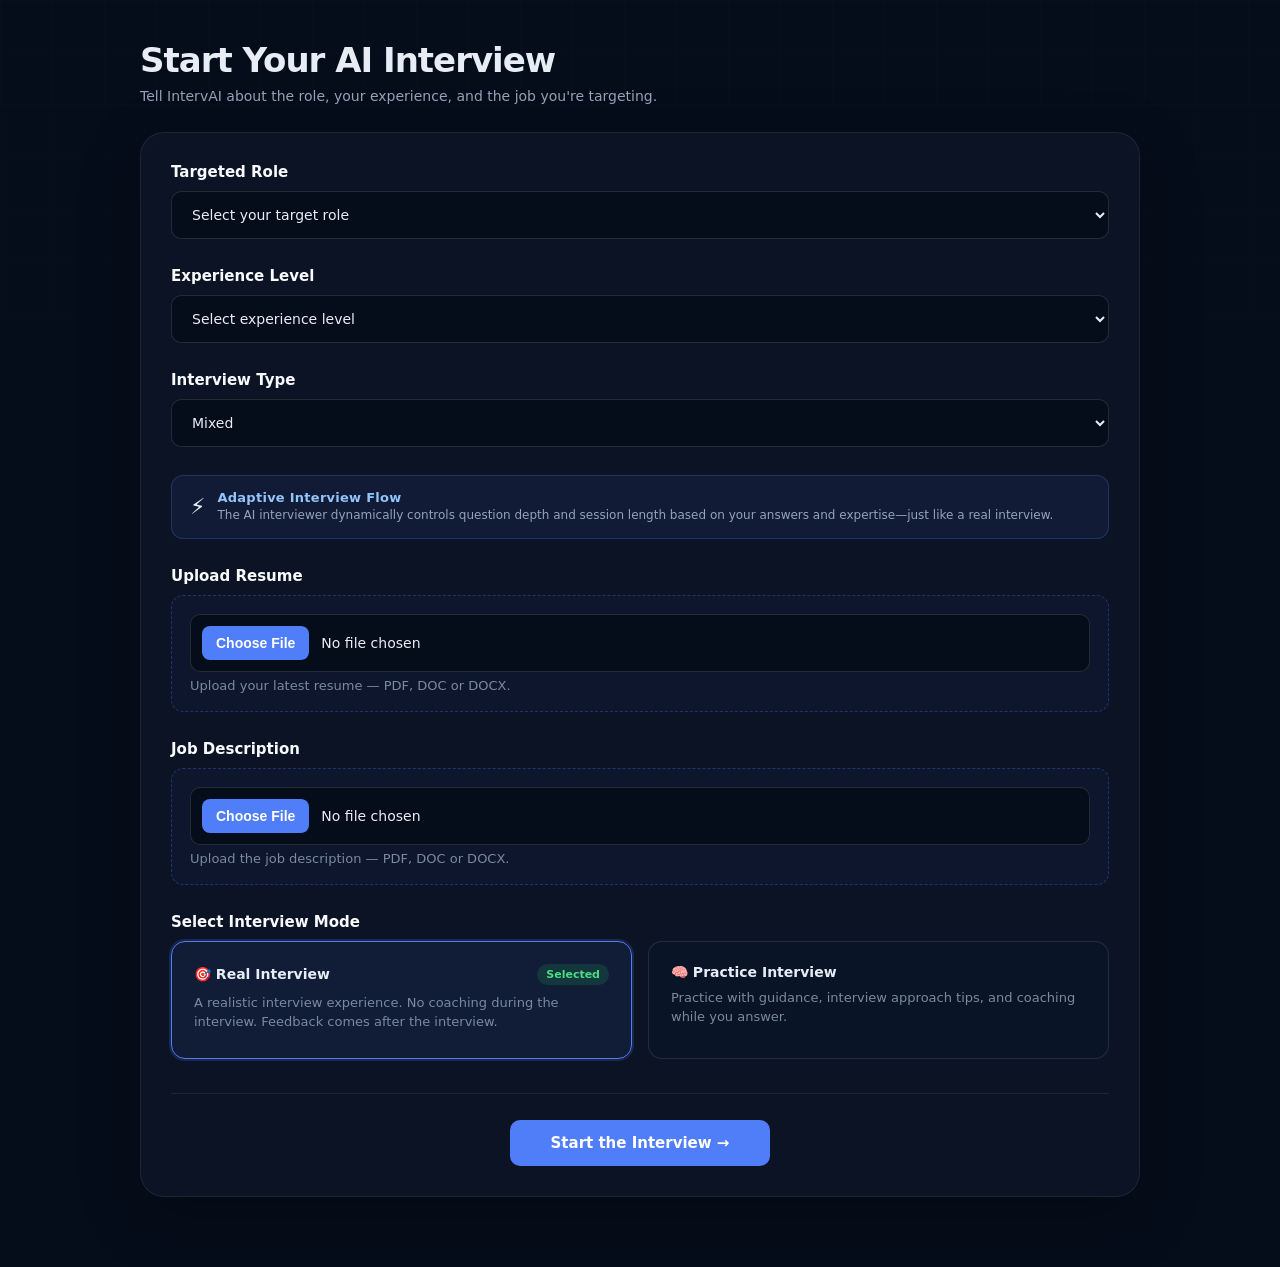
<file: templates/interview-setup.html>
<!DOCTYPE html>
<html lang="en">
<head>
    <meta charset="UTF-8">
    <meta name="viewport" content="width=device-width, initial-scale=1.0">
    <title>Start Interview — IntervAI</title>

    <link rel="stylesheet" href="/static/style.css">

    <style>
        .setup-page {
            min-height: 100vh;
            padding: 40px 20px 70px;
        }

        .setup-container {
            width: min(1000px, 100%);
            margin: 0 auto;
        }

        .setup-header {
            margin-bottom: 28px;
        }

        .setup-header h1 {
            margin: 0 0 8px;
            font-size: 34px;
        }

        .setup-header p {
            margin: 0;
            color: #94a3b8;
        }

        .setup-card {
            background: rgba(15, 23, 42, 0.78);
            border: 1px solid rgba(148, 163, 184, 0.12);
            border-radius: 24px;
            padding: 30px;
            box-shadow: 0 20px 60px rgba(0, 0, 0, 0.25);
            backdrop-filter: blur(18px);
        }

        .form-section {
            margin-bottom: 28px;
        }

        .form-label {
            display: block;
            margin-bottom: 10px;
            color: #f8fafc;
            font-weight: 700;
        }

        .form-select,
        .form-input,
        .file-input {
            width: 100%;
            box-sizing: border-box;
            padding: 14px 16px;
            border-radius: 10px;
            border: 1px solid rgba(255, 255, 255, 0.12);
            background: #060d1a;
            color: #e8edf5;
            font-size: 14px;
            outline: none;
        }

        .form-select:focus,
        .form-input:focus,
        .file-input:focus {
            border-color: #4f7ef8;
            box-shadow: 0 0 0 3px rgba(79, 126, 248, 0.15);
        }

        .form-select optgroup {
            background: #0b1628;
            color: #7aa6ff;
            font-weight: 700;
        }

        .form-select option {
            background: #060d1a;
            color: #e8edf5;
        }

        .help-text {
            margin-top: 6px;
            color: #7a8a9e;
            font-size: 13px;
        }

        .other-role-box {
            display: none;
            margin-top: 12px;
        }

        .other-role-box.show {
            display: block;
        }

        .file-wrapper {
            padding: 18px;
            border: 1px dashed rgba(79, 126, 248, 0.3);
            border-radius: 12px;
            background: rgba(79, 126, 248, 0.03);
        }

        .file-input {
            padding: 11px;
        }

        .file-input::file-selector-button {
            margin-right: 12px;
            padding: 9px 14px;
            border: none;
            border-radius: 8px;
            background: #4f7ef8;
            color: white;
            cursor: pointer;
            font-weight: 600;
        }

        .mode-grid {
            display: grid;
            grid-template-columns: repeat(2, 1fr);
            gap: 16px;
        }

        .mode-option input {
            display: none;
        }

        .mode-card {
            display: block;
            padding: 22px;
            border: 1px solid rgba(255, 255, 255, 0.10);
            border-radius: 14px;
            background: rgba(11, 22, 40, 0.75);
            cursor: pointer;
            transition: all 0.2s ease;
        }

        .mode-card:hover {
            border-color: rgba(79, 126, 248, 0.45);
            transform: translateY(-2px);
        }

        .mode-option input:checked + .mode-card {
            border-color: #4f7ef8;
            background: rgba(79, 126, 248, 0.08);
            box-shadow: 0 0 0 2px rgba(79, 126, 248, 0.18);
        }

        .mode-title {
            display: flex;
            align-items: center;
            gap: 10px;
            font-weight: 700;
            color: #e8edf5;
            margin-bottom: 8px;
        }

        .selected-badge {
            display: none;
            margin-left: auto;
            padding: 4px 9px;
            border-radius: 999px;
            background: rgba(34, 197, 94, 0.15);
            color: #4ade80;
            font-size: 11px;
            font-weight: 700;
        }

        .mode-option input:checked + .mode-card .selected-badge {
            display: inline-block;
        }

        .mode-description {
            color: #7a8a9e;
            line-height: 1.5;
            font-size: 13px;
        }

        .submit-area {
            margin-top: 34px;
            padding-top: 26px;
            border-top: 1px solid rgba(255, 255, 255, 0.08);
            text-align: center;
        }

        .start-button {
            min-width: 260px;
            padding: 14px 26px;
            border: none;
            border-radius: 10px;
            background: #4f7ef8;
            color: white;
            font-size: 15px;
            font-weight: 700;
            cursor: pointer;
            transition: transform 0.2s ease, box-shadow 0.2s ease;
        }

        .start-button:hover {
            background: #3d6ef5;
            transform: translateY(-1px);
            box-shadow: 0 8px 24px rgba(79, 126, 248, 0.35);
        }

        .start-button:disabled {
            opacity: 0.65;
            cursor: not-allowed;
            transform: none;
        }

        .error-message,
        .success-message {
            display: none;
            margin-top: 18px;
            padding: 13px 15px;
            border-radius: 10px;
            font-size: 14px;
        }

        .error-message {
            color: #fca5a5;
            background: rgba(239, 68, 68, 0.08);
            border: 1px solid rgba(239, 68, 68, 0.2);
        }

        .success-message {
            color: #86efac;
            background: rgba(34, 197, 94, 0.08);
            border: 1px solid rgba(34, 197, 94, 0.2);
        }

        @media (max-width: 700px) {
            .setup-card {
                padding: 20px;
            }

            .mode-grid {
                grid-template-columns: 1fr;
            }

            .setup-header h1 {
                font-size: 28px;
            }
        }
    </style>
</head>

<body>

<div class="setup-page">

    <div class="setup-container">

        <div class="setup-header">
            <h1>Start Your AI Interview</h1>
            <p>Tell IntervAI about the role, your experience, and the job you're targeting.</p>
        </div>

        <div class="setup-card">

            <form id="interviewForm">

                <div class="form-section">

                    <label class="form-label" for="role">
                        Targeted Role
                    </label>

                    <select
                        class="form-select"
                        id="role"
                        name="role"
                        required
                    >

                        <option value="">Select your target role</option>

                        <optgroup label="Software, IT & Web Development">
                            <option>Software Engineer</option>
                            <option>Software Developer</option>
                            <option>Frontend Developer</option>
                            <option>Backend Developer</option>
                            <option>Full Stack Developer</option>
                            <option>Web Developer</option>
                            <option>Mobile App Developer</option>
                            <option>Android Developer</option>
                            <option>iOS Developer</option>
                            <option>React Developer</option>
                            <option>Angular Developer</option>
                            <option>Vue.js Developer</option>
                            <option>Node.js Developer</option>
                            <option>Python Developer</option>
                            <option>Java Developer</option>
                            <option>C++ Developer</option>
                            <option>.NET Developer</option>
                            <option>PHP Developer</option>
                            <option>Ruby Developer</option>
                            <option>Game Developer</option>
                            <option>Embedded Software Developer</option>
                            <option>Firmware Developer</option>
                            <option>Blockchain Developer</option>
                            <option>Web3 Developer</option>
                            <option>Solutions Architect</option>
                            <option>Software Architect</option>
                        </optgroup>

                        <optgroup label="Data, AI & Analytics">
                            <option>Data Analyst</option>
                            <option>Business Data Analyst</option>
                            <option>Data Scientist</option>
                            <option>Data Engineer</option>
                            <option>Analytics Engineer</option>
                            <option>Machine Learning Engineer</option>
                            <option>AI Engineer</option>
                            <option>AI Researcher</option>
                            <option>Generative AI Engineer</option>
                            <option>Computer Vision Engineer</option>
                            <option>NLP Engineer</option>
                            <option>Deep Learning Engineer</option>
                            <option>ML Ops Engineer</option>
                            <option>AI Product Manager</option>
                            <option>Quantitative Analyst</option>
                            <option>Statistician</option>
                            <option>Research Scientist</option>
                        </optgroup>

                        <optgroup label="Cloud, DevOps & Cybersecurity">
                            <option>DevOps Engineer</option>
                            <option>Cloud Engineer</option>
                            <option>Cloud Architect</option>
                            <option>Site Reliability Engineer</option>
                            <option>Platform Engineer</option>
                            <option>Infrastructure Engineer</option>
                            <option>Network Engineer</option>
                            <option>Network Administrator</option>
                            <option>System Administrator</option>
                            <option>Database Administrator</option>
                            <option>Cybersecurity Analyst</option>
                            <option>Cybersecurity Engineer</option>
                            <option>Security Engineer</option>
                            <option>Security Architect</option>
                            <option>Penetration Tester</option>
                            <option>Ethical Hacker</option>
                            <option>SOC Analyst</option>
                            <option>Information Security Analyst</option>
                            <option>Cloud Security Engineer</option>
                            <option>DevSecOps Engineer</option>
                        </optgroup>

                        <optgroup label="Engineering & Manufacturing">
                            <option>Mechanical Engineer</option>
                            <option>Electrical Engineer</option>
                            <option>Electronics Engineer</option>
                            <option>Civil Engineer</option>
                            <option>Chemical Engineer</option>
                            <option>Industrial Engineer</option>
                            <option>Automotive Engineer</option>
                            <option>Aerospace Engineer</option>
                            <option>Biomedical Engineer</option>
                            <option>Mechatronics Engineer</option>
                            <option>Robotics Engineer</option>
                            <option>Manufacturing Engineer</option>
                            <option>Production Engineer</option>
                            <option>Process Engineer</option>
                            <option>Quality Engineer</option>
                            <option>Maintenance Engineer</option>
                            <option>Control Systems Engineer</option>
                            <option>Engineering Manager</option>
                        </optgroup>

                        <optgroup label="Other">
                            <option value="Other">Other</option>
                        </optgroup>

                    </select>

                    <div class="other-role-box" id="otherRoleBox">
                        <input
                            type="text"
                            class="form-input"
                            id="custom_role"
                            name="custom_role"
                            placeholder="Enter your role"
                        >

                        <div class="help-text">
                            Enter the exact job role you want to prepare for.
                        </div>
                    </div>

                </div>

                
                <div class="form-section">

                    <label class="form-label" for="level">
                        Experience Level
                    </label>

                    <select
                        class="form-select"
                        id="level"
                        name="level"
                        required
                    >
                        <option value="">Select experience level</option>
                        <option>Student</option>
                        <option>Intern</option>
                        <option>Fresher</option>
                        <option>Entry Level</option>
                        <option>Junior</option>
                        <option>Mid Level</option>
                        <option>Senior</option>
                        <option>Lead</option>
                        <option>Manager</option>
                        <option>Director</option>
                        <option>Executive</option>
                    </select>

                </div>

                
                <div class="form-section">

                    <label class="form-label" for="interview_type">
                        Interview Type
                    </label>

                    <select
                        class="form-select"
                        id="interview_type"
                        name="interview_type"
                        required
                    >
                        <option value="">Select interview type</option>
                        <option>Technical</option>
                        <option>HR</option>
                        <option>Behavioral</option>
                        <option>Project</option>
                        <option>System Design</option>
                        <option>Case Study</option>
                        <option selected>Mixed</option>
                    </select>

                </div>

                
                <div class="form-section">
                    <div style="display:flex;align-items:center;gap:12px;padding:14px 18px;border-radius:12px;background:rgba(79,126,248,0.08);border:1px solid rgba(79,126,248,0.25);">
                        <span style="font-size:22px;">⚡</span>
                        <div>
                            <div style="font-size:13px;font-weight:800;color:#93c5fd;letter-spacing:0.02em;">Adaptive Interview Flow</div>
                            <div style="font-size:12px;color:#94a3b8;margin-top:2px;line-height:1.4;">The AI interviewer dynamically controls question depth and session length based on your answers and expertise—just like a real interview.</div>
                        </div>
                    </div>
                </div>

                
                <div class="form-section">

                    <label class="form-label" for="resume">
                        Upload Resume
                    </label>

                    <div class="file-wrapper">

                        <input
                            type="file"
                            class="file-input"
                            id="resume"
                            name="resume"
                            accept=".pdf,.doc,.docx"
                            required
                        >

                        <div class="help-text">
                            Upload your latest resume — PDF, DOC or DOCX.
                        </div>

                    </div>

                </div>

                
                <div class="form-section">

                    <label class="form-label" for="job_description_file">
                        Job Description
                    </label>

                    <div class="file-wrapper">

                        <input
                            type="file"
                            class="file-input"
                            id="job_description_file"
                            name="job_description_file"
                            accept=".pdf,.doc,.docx"
                            required
                        >

                        <div class="help-text">
                            Upload the job description — PDF, DOC or DOCX.
                        </div>

                    </div>

                </div>

                
                <div class="form-section">

                    <label class="form-label">
                        Select Interview Mode
                    </label>

                    <div class="mode-grid">

                        <div class="mode-option">

                            <input
                                type="radio"
                                id="real"
                                name="mode"
                                value="Real Interview"
                                checked
                            >

                            <label class="mode-card" for="real">

                                <div class="mode-title">
                                    🎯 Real Interview
                                    <span class="selected-badge">
                                        Selected
                                    </span>
                                </div>

                                <div class="mode-description">
                                    A realistic interview experience. No coaching
                                    during the interview. Feedback comes after
                                    the interview.
                                </div>

                            </label>

                        </div>

                        <div class="mode-option">

                            <input
                                type="radio"
                                id="practice"
                                name="mode"
                                value="Practice Interview"
                            >

                            <label class="mode-card" for="practice">

                                <div class="mode-title">
                                    🧠 Practice Interview
                                    <span class="selected-badge">
                                        Selected
                                    </span>
                                </div>

                                <div class="mode-description">
                                    Practice with guidance, interview approach
                                    tips, and coaching while you answer.
                                </div>

                            </label>

                        </div>

                    </div>

                </div>

                
                <div class="submit-area">

                    <button
                        type="submit"
                        class="start-button"
                        id="startButton"
                    >
                        Start the Interview →
                    </button>

                    <div
                        class="error-message"
                        id="errorMessage"
                    ></div>

                    <div
                        class="success-message"
                        id="successMessage"
                    ></div>

                </div>

            </form>

        </div>

    </div>

</div>

<script>
const form = document.getElementById("interviewForm");

    const roleSelect = document.getElementById("role");

    const otherRoleBox = document.getElementById("otherRoleBox");

    const customRoleInput = document.getElementById("custom_role");

    const startButton = document.getElementById("startButton");

    const errorMessage = document.getElementById("errorMessage");

    const successMessage = document.getElementById("successMessage");

    roleSelect.addEventListener("change", function () {

        if (this.value === "Other") {

            otherRoleBox.classList.add("show");

            customRoleInput.required = true;

            customRoleInput.focus();

        } else {

            otherRoleBox.classList.remove("show");

            customRoleInput.required = false;

            customRoleInput.value = "";

        }

    });

    form.addEventListener("submit", async function (event) {

        event.preventDefault();

        errorMessage.style.display = "none";

        successMessage.style.display = "none";

        const selectedRole = roleSelect.value;

        if (!selectedRole) {

            errorMessage.textContent =
                "Please select a targeted role.";

            errorMessage.style.display = "block";

            return;

        }

        if (
            selectedRole === "Other" &&
            !customRoleInput.value.trim()
        ) {

            errorMessage.textContent =
                "Please enter your role.";

            errorMessage.style.display = "block";

            customRoleInput.focus();

            return;

        }

        const formData = new FormData(form);

        startButton.disabled = true;

        startButton.textContent =
            "Preparing Interview...";

        try {

            const response = await fetch(
                "/start-interview",
                {
                    method: "POST",
                    body: formData
                }
            );

            const data = await response.json();

            if (!response.ok) {

                throw new Error(
                    data.detail ||
                    data.message ||
                    "Unable to start the interview."
                );

            }

            successMessage.textContent =
                "Interview setup completed. Starting your interview...";

            successMessage.style.display = "block";

            setTimeout(function () {

                window.location.href = "/interview/" + data.interview_id;

            }, 800);

        } catch (error) {

            errorMessage.textContent =
                error.message ||
                "Something went wrong.";

            errorMessage.style.display = "block";

            startButton.disabled = false;

            startButton.textContent =
                "Start the Interview →";

        }

    });
</script>

</body>
</html>
</file>
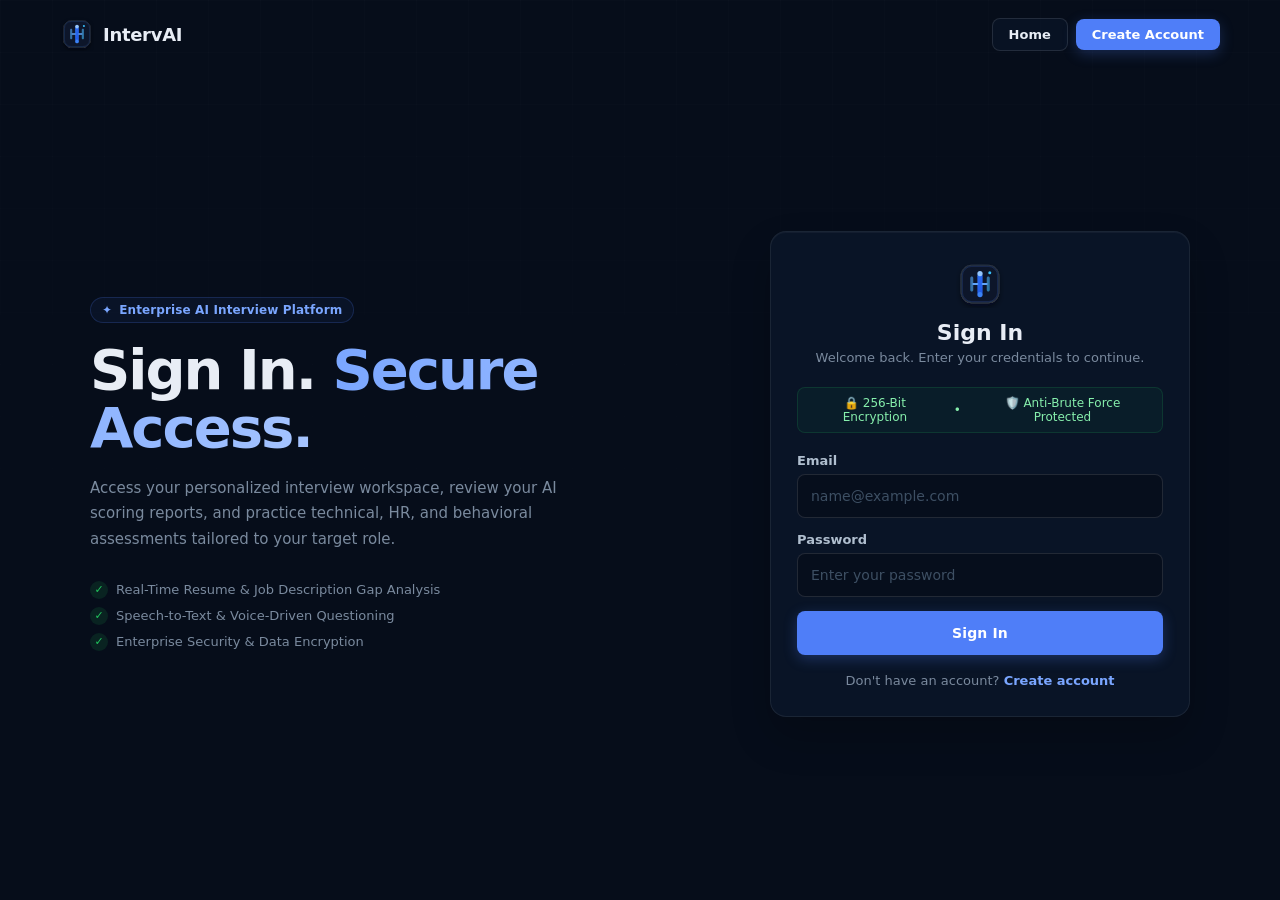
<file: templates/login.html>
<!DOCTYPE html>
<html lang="en">
<head>
    <meta charset="UTF-8">
    <meta name="viewport" content="width=device-width, initial-scale=1.0">
    <title>Sign In | IntervAI</title>
    <link rel="stylesheet" href="/static/style.css">
    <style>
        .security-strip {
            display: flex;
            align-items: center;
            justify-content: center;
            gap: 16px;
            padding: 8px 14px;
            margin-bottom: 20px;
            border-radius: 8px;
            background: rgba(34, 197, 94, 0.05);
            border: 1px solid rgba(34, 197, 94, 0.15);
            font-size: 12px;
            color: #86efac;
            text-align: center;
        }
        .security-strip span {
            display: inline-flex;
            align-items: center;
            gap: 5px;
        }
        .rate-limit-box {
            display: none;
            padding: 12px 14px;
            border-radius: 8px;
            background: rgba(239, 68, 68, 0.08);
            border: 1px solid rgba(239, 68, 68, 0.25);
            color: #fca5a5;
            font-size: 13px;
            margin-bottom: 14px;
            line-height: 1.5;
        }
    </style>
</head>

<body class="auth-page">

    <header class="navbar">
        <a href="/" class="brand">
            <img src="/static/logo.svg" class="brand-logo" alt="IntervAI">
            <span class="brand-name">IntervAI</span>
        </a>

        <div class="nav-actions">
            <a href="/" class="nav-btn">Home</a>
            <a href="/signup" class="nav-btn primary">Create Account</a>
        </div>
    </header>

    <main class="auth-main">

        <section class="auth-copy">

            <div class="auth-badge">
                <span>✦</span>
                Enterprise AI Interview Platform
            </div>

            <h1>
                Sign In.
                <span class="gradient-text">Secure Access.</span>
            </h1>

            <p>
                Access your personalized interview workspace, review your AI scoring reports,
                and practice technical, HR, and behavioral assessments tailored to your target role.
            </p>

            <div class="auth-trust">
                <div class="trust-item">Real-Time Resume &amp; Job Description Gap Analysis</div>
                <div class="trust-item">Speech-to-Text &amp; Voice-Driven Questioning</div>
                <div class="trust-item">Enterprise Security &amp; Data Encryption</div>
            </div>

        </section>

        <section class="auth-card glass-card">

            <div class="auth-logo">
                <img src="/static/logo.svg" alt="IntervAI logo">
            </div>

            <h2>Sign In</h2>

            <p class="auth-subtitle">
                Welcome back. Enter your credentials to continue.
            </p>

            <div class="security-strip">
                <span>🔒 256-Bit Encryption</span>
                <span>•</span>
                <span>🛡️ Anti-Brute Force Protected</span>
            </div>

            <div id="rateLimitBox" class="rate-limit-box"></div>
            <div id="errorMessage" class="auth-error"></div>

            <form id="loginForm" class="auth-form" autocomplete="on">

                <div class="form-group">
                    <label for="email">Email</label>
                    <input
                        id="email"
                        name="email"
                        type="email"
                        class="auth-input"
                        placeholder="name@example.com"
                        autocomplete="email"
                        required
                    >
                    <div id="emailFeedback" class="input-feedback"></div>
                </div>

                <div class="form-group">
                    <label for="password">Password</label>
                    <input
                        id="password"
                        name="password"
                        type="password"
                        class="auth-input"
                        placeholder="Enter your password"
                        autocomplete="current-password"
                        required
                    >
                </div>

                <button type="submit" id="submitBtn" class="btn btn-primary btn-full">
                    Sign In
                </button>

            </form>

            <div class="auth-footer">
                Don't have an account?
                <a href="/signup">Create account</a>
            </div>

        </section>

    </main>

    <script>
const form = document.getElementById("loginForm");
        const errorMessage = document.getElementById("errorMessage");
        const rateLimitBox = document.getElementById("rateLimitBox");
        const submitBtn = document.getElementById("submitBtn");
        const emailInput = document.getElementById("email");
        const emailFeedback = document.getElementById("emailFeedback");

        const DISPOSABLE_DOMAINS = [
            "tempmail.com", "mailinator.com", "10minutemail.com", "guerrillamail.com",
            "yopmail.com", "throwawaymail.com", "sharklasers.com", "trashmail.com",
            "fake.com", "test.com", "dispostable.com"
        ];

        emailInput.addEventListener("blur", function() {
            const val = emailInput.value.trim().toLowerCase();
            if (!val || !val.includes("@")) {
                emailFeedback.style.display = "none";
                return;
            }
            const domain = val.split("@")[1];
            if (DISPOSABLE_DOMAINS.includes(domain)) {
                emailFeedback.textContent = "Disposable emails are not permitted. Please use a genuine email.";
                emailFeedback.className = "input-feedback invalid";
            } else {
                emailFeedback.style.display = "none";
            }
        });

        form.addEventListener("submit", async function (event) {
            event.preventDefault();

            errorMessage.style.display = "none";
            errorMessage.textContent = "";
            rateLimitBox.style.display = "none";

            const emailVal = emailInput.value.trim().toLowerCase();
            const domain = emailVal.split("@")[1];
            if (DISPOSABLE_DOMAINS.includes(domain)) {
                errorMessage.textContent = "Disposable email domains are blocked. Please sign in with a genuine email.";
                errorMessage.style.display = "block";
                return;
            }

            submitBtn.disabled = true;
            submitBtn.textContent = "Authenticating...";

            const formData = new FormData(form);

            try {
                const response = await fetch("/login", {
                    method: "POST",
                    body: formData
                });

                const data = await response.json();

                if (data.success) {
                    window.location.href = "/dashboard";
                    return;
                }

                if (data.rate_limited) {
                    rateLimitBox.innerHTML = "<strong>Security Notice:</strong> " + (data.message || "Too many failed attempts. Temporarily locked.");
                    rateLimitBox.style.display = "block";
                } else {
                    let errorHtml = `<strong>${data.message || "Login failed. Please check your credentials."}</strong>`;
                    if (data.error && data.error !== data.message) {
                        errorHtml += `<br><span style="font-size:11px;opacity:0.85;font-family:monospace;display:block;margin-top:6px;word-break:break-all;">Error: ${data.error}</span>`;
                    }
                    if (data.vercel_missing_db) {
                        errorHtml += `<br><a href="https://neon.tech" target="_blank" style="color:#60a5fa;text-decoration:underline;display:inline-block;margin-top:8px;font-weight:600;">👉 Create Free Neon Database &rarr;</a>`;
                    }
                    errorMessage.innerHTML = errorHtml;
                    errorMessage.style.display = "block";
                }

            } catch (error) {
                errorMessage.textContent = "Unable to reach server. Please check your network.";
                errorMessage.style.display = "block";
            } finally {
                submitBtn.disabled = false;
                submitBtn.textContent = "Sign In to IntervAI";
            }
        });
</script>

</body>
</html>
</file>
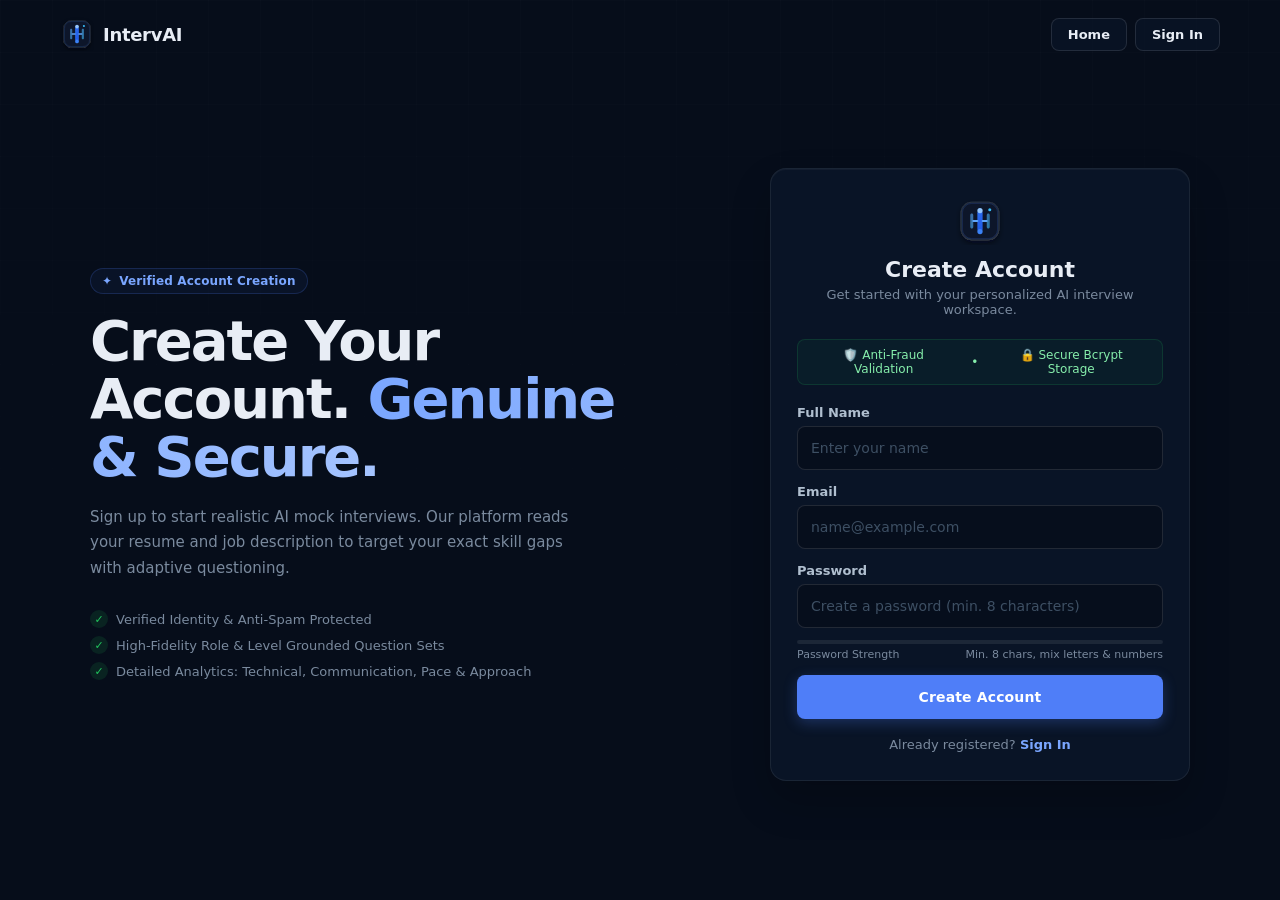
<file: templates/signup.html>
<!DOCTYPE html>
<html lang="en">
<head>
    <meta charset="UTF-8">
    <meta name="viewport" content="width=device-width, initial-scale=1.0">
    <title>Create Account | IntervAI</title>
    <link rel="stylesheet" href="/static/style.css">
    <style>
        .security-strip {
            display: flex;
            align-items: center;
            justify-content: center;
            gap: 16px;
            padding: 8px 14px;
            margin-bottom: 20px;
            border-radius: 8px;
            background: rgba(34, 197, 94, 0.05);
            border: 1px solid rgba(34, 197, 94, 0.15);
            font-size: 12px;
            color: #86efac;
            text-align: center;
        }
        .security-strip span {
            display: inline-flex;
            align-items: center;
            gap: 5px;
        }
        .strength-meter-wrap {
            margin-top: 6px;
        }
        .strength-bar-bg {
            height: 4px;
            width: 100%;
            background: rgba(255, 255, 255, 0.08);
            border-radius: 4px;
            overflow: hidden;
        }
        .strength-bar-fill {
            height: 100%;
            width: 0%;
            transition: width 0.3s ease, background-color 0.3s ease;
        }
        .strength-label {
            font-size: 11px;
            color: var(--muted);
            margin-top: 4px;
            display: flex;
            justify-content: space-between;
        }
    </style>
</head>

<body class="auth-page">

    <header class="navbar">
        <a href="/" class="brand">
            <img src="/static/logo.svg" class="brand-logo" alt="IntervAI">
            <span class="brand-name">IntervAI</span>
        </a>

        <div class="nav-actions">
            <a href="/" class="nav-btn">Home</a>
            <a href="/login" class="nav-btn">Sign In</a>
        </div>
    </header>

    <main class="auth-main">

        <section class="auth-copy">

            <div class="auth-badge">
                <span>✦</span>
                Verified Account Creation
            </div>

            <h1>
                Create Your Account.
                <span class="gradient-text">Genuine &amp; Secure.</span>
            </h1>

            <p>
                Sign up to start realistic AI mock interviews. Our platform reads your resume
                and job description to target your exact skill gaps with adaptive questioning.
            </p>

            <div class="auth-trust">
                <div class="trust-item">Verified Identity &amp; Anti-Spam Protected</div>
                <div class="trust-item">High-Fidelity Role &amp; Level Grounded Question Sets</div>
                <div class="trust-item">Detailed Analytics: Technical, Communication, Pace &amp; Approach</div>
            </div>

        </section>

        <section class="auth-card glass-card">

            <div class="auth-logo">
                <img src="/static/logo.svg" alt="IntervAI logo">
            </div>

            <h2>Create Account</h2>

            <p class="auth-subtitle">
                Get started with your personalized AI interview workspace.
            </p>

            <div class="security-strip">
                <span>🛡️ Anti-Fraud Validation</span>
                <span>•</span>
                <span>🔒 Secure Bcrypt Storage</span>
            </div>

            <div id="errorMessage" class="auth-error"></div>
            <div id="successMessage" class="auth-success"></div>

            <form id="signupForm" class="auth-form" autocomplete="on">

                <div class="form-group">
                    <label for="name">Full Name</label>
                    <input
                        id="name"
                        name="name"
                        type="text"
                        class="auth-input"
                        placeholder="Enter your name"
                        autocomplete="name"
                        required
                    >
                    <div id="nameFeedback" class="input-feedback"></div>
                </div>

                <div class="form-group">
                    <label for="email">Email</label>
                    <input
                        id="email"
                        name="email"
                        type="email"
                        class="auth-input"
                        placeholder="name@example.com"
                        autocomplete="email"
                        required
                    >
                    <div id="emailFeedback" class="input-feedback"></div>
                </div>

                <div class="form-group">
                    <label for="password">Password</label>
                    <input
                        id="password"
                        name="password"
                        type="password"
                        class="auth-input"
                        placeholder="Create a password (min. 8 characters)"
                        autocomplete="new-password"
                        minlength="8"
                        required
                    >
                    <div class="strength-meter-wrap">
                        <div class="strength-bar-bg">
                            <div id="strengthBar" class="strength-bar-fill"></div>
                        </div>
                        <div class="strength-label">
                            <span id="strengthText">Password Strength</span>
                            <span id="strengthAdvice">Min. 8 chars, mix letters &amp; numbers</span>
                        </div>
                    </div>
                </div>

                <button type="submit" id="submitBtn" class="btn btn-primary btn-full">
                    Create Account
                </button>

            </form>

            <div class="auth-footer">
                Already registered?
                <a href="/login">Sign In</a>
            </div>

        </section>

    </main>

    <script>
const form = document.getElementById("signupForm");
        const errorMessage = document.getElementById("errorMessage");
        const successMessage = document.getElementById("successMessage");
        const submitBtn = document.getElementById("submitBtn");

        const nameInput = document.getElementById("name");
        const nameFeedback = document.getElementById("nameFeedback");

        const emailInput = document.getElementById("email");
        const emailFeedback = document.getElementById("emailFeedback");

        const passwordInput = document.getElementById("password");
        const strengthBar = document.getElementById("strengthBar");
        const strengthText = document.getElementById("strengthText");

        const DISPOSABLE_DOMAINS = [
            "tempmail.com", "mailinator.com", "10minutemail.com", "guerrillamail.com",
            "yopmail.com", "throwawaymail.com", "sharklasers.com", "trashmail.com",
            "fake.com", "test.com", "dispostable.com", "getairmail.com", "maildrop.cc",
            "inboxkitten.com", "mohmal.com"
        ];

        nameInput.addEventListener("blur", function() {
            const val = nameInput.value.trim();
            const parts = val.split(/\s+/).filter(Boolean);
            if (parts.length < 2) {
                nameFeedback.textContent = "Please enter your genuine full name (First and Last name).";
                nameFeedback.className = "input-feedback invalid";
            } else if (val.length < 4 || /^[0-9]+$/.test(val) || /^(test|asdf|admin|user)$/i.test(val)) {
                nameFeedback.textContent = "Please provide a valid legal name.";
                nameFeedback.className = "input-feedback invalid";
            } else {
                nameFeedback.style.display = "none";
            }
        });

        emailInput.addEventListener("blur", function() {
            const val = emailInput.value.trim().toLowerCase();
            if (!val.includes("@") || !val.includes(".")) {
                emailFeedback.textContent = "Please enter a valid email address.";
                emailFeedback.className = "input-feedback invalid";
                return;
            }
            const domain = val.split("@")[1];
            if (DISPOSABLE_DOMAINS.includes(domain)) {
                emailFeedback.textContent = "Disposable / temporary emails are blocked. Please use a genuine email.";
                emailFeedback.className = "input-feedback invalid";
            } else {
                emailFeedback.style.display = "none";
            }
        });

        passwordInput.addEventListener("input", function() {
            const pwd = passwordInput.value;
            let score = 0;
            if (pwd.length >= 8) score++;
            if (pwd.length >= 12) score++;
            if (/[A-Z]/.test(pwd) && /[a-z]/.test(pwd)) score++;
            if (/[0-9]/.test(pwd)) score++;
            if (/[^A-Za-z0-9]/.test(pwd)) score++;

            if (score <= 1) {
                strengthBar.style.width = "25%";
                strengthBar.style.backgroundColor = "#ef4444";
                strengthText.textContent = "Weak (needs numbers & letters)";
            } else if (score <= 3) {
                strengthBar.style.width = "60%";
                strengthBar.style.backgroundColor = "#f59e0b";
                strengthText.textContent = "Moderate (good, add symbols to improve)";
            } else {
                strengthBar.style.width = "100%";
                strengthBar.style.backgroundColor = "#22c55e";
                strengthText.textContent = "Strong password";
            }
        });

        form.addEventListener("submit", async function(event) {
            event.preventDefault();

            errorMessage.style.display = "none";
            successMessage.style.display = "none";

            const nameVal = nameInput.value.trim();
            const parts = nameVal.split(/\s+/).filter(Boolean);
            if (parts.length < 2) {
                errorMessage.textContent = "Please provide your genuine Full Name (First & Last Name).";
                errorMessage.style.display = "block";
                nameInput.focus();
                return;
            }

            const emailVal = emailInput.value.trim().toLowerCase();
            const domain = emailVal.split("@")[1];
            if (DISPOSABLE_DOMAINS.includes(domain)) {
                errorMessage.textContent = "Temporary or disposable emails are blocked. Please provide a genuine email.";
                errorMessage.style.display = "block";
                emailInput.focus();
                return;
            }

            const pwdVal = passwordInput.value;
            if (pwdVal.length < 8 || !(/[0-9]/.test(pwdVal) && /[a-zA-Z]/.test(pwdVal))) {
                errorMessage.textContent = "Password must be at least 8 characters and contain both letters and numbers.";
                errorMessage.style.display = "block";
                passwordInput.focus();
                return;
            }

            submitBtn.disabled = true;
            submitBtn.textContent = "Verifying & Creating Account...";

            const formData = new FormData(form);

            try {
                const response = await fetch("/signup", {
                    method: "POST",
                    body: formData
                });

                const data = await response.json();

                if (data.success) {
                    successMessage.textContent = "Genuine candidate verified. Redirecting to sign in...";
                    successMessage.style.display = "block";
                    form.reset();
                    setTimeout(() => {
                        window.location.href = "/login";
                    }, 900);
                    return;
                }

                let errorHtml = `<strong>${data.message || "Unable to register candidate account."}</strong>`;
                if (data.error && data.error !== data.message) {
                    errorHtml += `<br><span style="font-size:11px;opacity:0.85;font-family:monospace;display:block;margin-top:6px;word-break:break-all;">Error: ${data.error}</span>`;
                }
                if (data.vercel_missing_db) {
                    errorHtml += `<br><a href="https://neon.tech" target="_blank" style="color:#60a5fa;text-decoration:underline;display:inline-block;margin-top:8px;font-weight:600;">👉 Create Free Neon Database &rarr;</a>`;
                }
                errorMessage.innerHTML = errorHtml;
                errorMessage.style.display = "block";

            } catch (error) {
                errorMessage.textContent = "Network error. Please try again.";
                errorMessage.style.display = "block";
            } finally {
                submitBtn.disabled = false;
                submitBtn.textContent = "Create Verified Account";
            }
        });
</script>

</body>
</html>
</file>
<file: static/style.css>
* {
    margin: 0;
    padding: 0;
    box-sizing: border-box;
}

:root {
    --bg:           #060d1a;
    --surface:      #0b1628;
    --card:         rgba(11, 22, 40, 0.90);
    --border:       rgba(255, 255, 255, 0.07);
    --border-mid:   rgba(255, 255, 255, 0.11);
    --text:         #e8edf5;
    --muted:        #7a8a9e;
    --subtle:       #3d4f63;
    --accent:       #4f7ef8;
    --accent-dim:   rgba(79, 126, 248, 0.12);
    --accent-glow:  rgba(79, 126, 248, 0.22);
    --green:        #22c55e;
    --green-dim:    rgba(34, 197, 94, 0.10);
    --red:          #ef4444;
    --red-dim:      rgba(239, 68, 68, 0.10);
    --amber:        #f59e0b;
}

html { scroll-behavior: smooth; }

body {
    min-height: 100vh;
    font-family: Inter, ui-sans-serif, system-ui, -apple-system, BlinkMacSystemFont, "Segoe UI", sans-serif;
    font-size: 15px;
    color: var(--text);
    background: var(--bg);
    overflow-x: hidden;
}

body::before {
    content: "";
    position: fixed;
    inset: 0;
    pointer-events: none;
    background-image:
        linear-gradient(rgba(255,255,255,0.012) 1px, transparent 1px),
        linear-gradient(90deg, rgba(255,255,255,0.012) 1px, transparent 1px);
    background-size: 52px 52px;
    mask-image: linear-gradient(to bottom, black 0%, transparent 70%);
    z-index: -1;
}

a { color: inherit; text-decoration: none; }

button, input, select, textarea { font: inherit; }

.brand {
    display: inline-flex;
    align-items: center;
    gap: 9px;
    font-weight: 700;
    letter-spacing: -0.3px;
}

.brand-logo {
    width: 34px;
    height: 34px;
    object-fit: contain;
    flex-shrink: 0;
}

.brand-name {
    font-size: 18px;
    font-weight: 700;
    color: #e8edf5;
}

.navbar {
    width: min(1160px, calc(100% - 40px));
    min-height: 68px;
    margin: 0 auto;
    display: flex;
    align-items: center;
    justify-content: space-between;
    gap: 20px;
}

.nav-links {
    display: flex;
    align-items: center;
    gap: 24px;
}

.nav-links a {
    color: var(--muted);
    font-size: 14px;
    font-weight: 500;
    transition: 0.15s ease;
}

.nav-links a:hover { color: var(--text); }

.nav-actions {
    display: flex;
    align-items: center;
    gap: 8px;
}

.nav-btn {
    padding: 8px 16px;
    border-radius: 8px;
    border: 1px solid var(--border-mid);
    background: rgba(11, 22, 40, 0.7);
    color: var(--text);
    font-size: 13px;
    font-weight: 600;
    transition: 0.15s ease;
}

.nav-btn:hover {
    border-color: rgba(79, 126, 248, 0.4);
    background: var(--accent-dim);
}

.nav-btn.primary {
    border: none;
    background: var(--accent);
    color: white;
    box-shadow: 0 4px 14px rgba(79, 126, 248, 0.25);
}

.nav-btn.primary:hover {
    background: #3d6ef5;
    box-shadow: 0 6px 20px rgba(79, 126, 248, 0.35);
    transform: translateY(-1px);
}

.container {
    width: min(1160px, calc(100% - 40px));
    margin: 0 auto;
}

.glass-card {
    background: var(--card);
    border: 1px solid var(--border);
    border-radius: 16px;
    backdrop-filter: blur(20px);
    -webkit-backdrop-filter: blur(20px);
    box-shadow: 0 1px 0 rgba(255,255,255,0.04) inset, 0 20px 40px rgba(0,0,0,0.2);
}

.btn {
    min-height: 44px;
    padding: 0 20px;
    border-radius: 8px;
    border: 1px solid transparent;
    cursor: pointer;
    font-weight: 600;
    font-size: 14px;
    color: white;
    transition: 0.15s ease;
    display: inline-flex;
    align-items: center;
    justify-content: center;
    text-align: center;
    letter-spacing: 0.01em;
}

.btn:hover { transform: translateY(-1px); }

.btn-primary {
    background: var(--accent);
    box-shadow: 0 4px 14px rgba(79, 126, 248, 0.28);
}

.btn-primary:hover {
    background: #3d6ef5;
    box-shadow: 0 6px 20px rgba(79, 126, 248, 0.38);
}

.btn-secondary {
    background: rgba(11, 22, 40, 0.8);
    border-color: var(--border-mid);
    color: var(--text);
}

.btn-secondary:hover {
    border-color: rgba(79, 126, 248, 0.35);
    background: var(--accent-dim);
}

.btn-full { width: 100%; }

.auth-badge {
    display: inline-flex;
    align-items: center;
    gap: 7px;
    padding: 5px 11px;
    border-radius: 999px;
    border: 1px solid rgba(79, 126, 248, 0.2);
    background: rgba(79, 126, 248, 0.06);
    color: #7aa6ff;
    font-size: 12px;
    font-weight: 600;
    margin-bottom: 18px;
    letter-spacing: 0.01em;
}

.gradient-text {
    background: linear-gradient(90deg, #7aa6ff, #a5c4ff);
    -webkit-background-clip: text;
    background-clip: text;
    color: transparent;
}

.hero {
    min-height: calc(100vh - 68px);
    display: grid;
    grid-template-columns: minmax(0, 1fr) minmax(0, 0.9fr);
    gap: 60px;
    align-items: center;
    padding: 40px 0 80px;
}

.hero h1 {
    font-size: clamp(44px, 5.5vw, 76px);
    line-height: 1;
    letter-spacing: -3px;
    color: var(--text);
}

.hero p {
    margin-top: 22px;
    max-width: 560px;
    color: var(--muted);
    line-height: 1.72;
    font-size: 16px;
}

.hero-actions {
    display: flex;
    justify-content: flex-start;
    margin-top: 28px;
}

.hero-actions .btn { min-width: 180px; }

.hero-preview {
    padding: 22px;
    min-height: 420px;
}

.preview-top {
    display: flex;
    justify-content: space-between;
    align-items: center;
    margin-bottom: 18px;
}

.preview-title { font-weight: 700; font-size: 14px; color: var(--text); }

.preview-status {
    color: var(--green);
    font-size: 11px;
    font-weight: 700;
    letter-spacing: 0.05em;
}

.preview-question {
    padding: 18px;
    border-radius: 12px;
    background: rgba(6, 13, 26, 0.6);
    border: 1px solid var(--border);
    color: var(--text);
    line-height: 1.65;
    font-size: 14px;
}

.preview-answer {
    width: 100%;
    min-height: 100px;
    margin-top: 12px;
    padding: 13px;
    border-radius: 10px;
    background: rgba(6, 13, 26, 0.5);
    border: 1px solid var(--border);
    color: white;
    outline: none;
    resize: none;
    font-size: 14px;
}

.preview-answer::placeholder { color: var(--subtle); }

.preview-answer:focus {
    border-color: rgba(79, 126, 248, 0.5);
    box-shadow: 0 0 0 3px rgba(79, 126, 248, 0.07);
}

.preview-controls {
    display: flex;
    gap: 8px;
    margin-top: 10px;
}

.preview-speech,
.preview-submit {
    flex: 1;
    min-height: 40px;
    border-radius: 8px;
    cursor: pointer;
    font-weight: 600;
    font-size: 13px;
    border: 1px solid var(--border-mid);
    color: var(--text);
    background: rgba(11, 22, 40, 0.7);
    transition: 0.15s ease;
}

.preview-speech:hover,
.preview-submit:hover {
    border-color: rgba(79, 126, 248, 0.4);
    transform: translateY(-1px);
}

.preview-submit {
    background: var(--accent);
    border: none;
    color: white;
}

.preview-feedback {
    min-height: 18px;
    margin-top: 10px;
    color: #7aa6ff;
    font-size: 12px;
    text-align: center;
}

.auth-page {
    min-height: 100vh;
    display: flex;
    flex-direction: column;
}

.auth-main {
    flex: 1;
    width: min(1100px, calc(100% - 40px));
    margin: 0 auto;
    display: grid;
    grid-template-columns: 1fr 420px;
    gap: 70px;
    align-items: center;
    padding: 32px 0 52px;
}

.auth-copy { animation: fadeUp 0.55s ease both; }

.auth-copy h1 {
    max-width: 580px;
    font-size: clamp(34px, 4.5vw, 56px);
    line-height: 1.04;
    letter-spacing: -2px;
    margin-bottom: 18px;
    color: var(--text);
}

.auth-copy p {
    max-width: 500px;
    color: var(--muted);
    line-height: 1.72;
    font-size: 15px;
}

.auth-trust {
    display: flex;
    flex-direction: column;
    gap: 8px;
    margin-top: 28px;
}

.trust-item {
    display: flex;
    align-items: center;
    gap: 8px;
    color: var(--muted);
    font-size: 13px;
}

.trust-item::before {
    content: "✓";
    display: inline-flex;
    align-items: center;
    justify-content: center;
    width: 18px;
    height: 18px;
    border-radius: 50%;
    background: rgba(34, 197, 94, 0.12);
    color: var(--green);
    font-size: 11px;
    font-weight: 800;
    flex-shrink: 0;
}

.auth-card {
    padding: 28px 26px;
    animation: fadeUp 0.55s 0.07s ease both;
}

.auth-logo {
    display: flex;
    justify-content: center;
    margin-bottom: 12px;
}

.auth-logo img { width: 48px; height: 48px; }

.auth-card h2 {
    text-align: center;
    font-size: 22px;
    font-weight: 700;
    margin-bottom: 5px;
    color: var(--text);
}

.auth-subtitle {
    text-align: center;
    color: var(--muted);
    font-size: 13px;
    margin-bottom: 22px;
}

.auth-form {
    display: flex;
    flex-direction: column;
    gap: 14px;
}

.form-group {
    display: flex;
    flex-direction: column;
    gap: 6px;
}

.form-group label {
    color: #b0bfcf;
    font-size: 13px;
    font-weight: 600;
}

.auth-input,
.auth-select,
.auth-textarea {
    width: 100%;
    color: var(--text);
    background: rgba(6, 13, 26, 0.7);
    border: 1px solid var(--border-mid);
    border-radius: 8px;
    outline: none;
    transition: 0.15s ease;
    appearance: none;
    -webkit-appearance: none;
}

.auth-input {
    height: 44px;
    padding: 0 13px;
    font-size: 14px;
}

.auth-input::placeholder,
.auth-textarea::placeholder { color: var(--subtle); }

.auth-input:focus,
.auth-select:focus,
.auth-textarea:focus {
    border-color: rgba(79, 126, 248, 0.55);
    box-shadow: 0 0 0 3px rgba(79, 126, 248, 0.08);
}

.auth-input:-webkit-autofill,
.auth-input:-webkit-autofill:hover,
.auth-input:-webkit-autofill:focus {
    -webkit-text-fill-color: var(--text);
    caret-color: white;
    -webkit-box-shadow: 0 0 0 1000px #060d1a inset;
    box-shadow: 0 0 0 1000px #060d1a inset;
    border: 1px solid var(--border-mid);
    transition: background-color 9999s ease-in-out 0s;
}

.input-feedback {
    font-size: 12px;
    margin-top: 3px;
    display: none;
}
.input-feedback.valid { color: var(--green); display: block; }
.input-feedback.invalid { color: #f87171; display: block; }

.password-strength {
    height: 3px;
    border-radius: 999px;
    background: var(--border);
    margin-top: 5px;
    overflow: hidden;
}

.password-strength-fill {
    height: 100%;
    border-radius: inherit;
    transition: width 0.3s ease, background 0.3s ease;
    width: 0%;
}

.form-security-badge {
    display: flex;
    align-items: center;
    gap: 6px;
    padding: 9px 12px;
    border-radius: 8px;
    background: rgba(34, 197, 94, 0.06);
    border: 1px solid rgba(34, 197, 94, 0.14);
    color: var(--muted);
    font-size: 12px;
    margin-bottom: 4px;
}

.form-security-badge strong { color: var(--green); }

.auth-footer {
    text-align: center;
    margin-top: 18px;
    color: var(--muted);
    font-size: 13px;
}

.auth-footer a {
    color: #7aa6ff;
    font-weight: 600;
}

.auth-error,
.auth-success {
    display: none;
    padding: 10px 13px;
    border-radius: 8px;
    font-size: 13px;
    margin-bottom: 10px;
    line-height: 1.5;
}

.auth-error {
    background: rgba(239, 68, 68, 0.07);
    border: 1px solid rgba(239, 68, 68, 0.18);
    color: #f87171;
}

.auth-success {
    background: rgba(34, 197, 94, 0.07);
    border: 1px solid rgba(34, 197, 94, 0.18);
    color: #86efac;
}

.auth-warning {
    display: none;
    padding: 10px 13px;
    border-radius: 8px;
    font-size: 13px;
    margin-bottom: 10px;
    background: rgba(245, 158, 11, 0.07);
    border: 1px solid rgba(245, 158, 11, 0.18);
    color: #fcd34d;
}

.dashboard-main { padding: 36px 0 70px; }

.dashboard-header {
    display: flex;
    justify-content: space-between;
    align-items: center;
    gap: 20px;
    margin-bottom: 26px;
}

.dashboard-header h1 {
    font-size: clamp(26px, 3.5vw, 38px);
    letter-spacing: -1px;
    font-weight: 700;
}

.dashboard-header p {
    margin-top: 6px;
    color: var(--muted);
    font-size: 14px;
}

.profile-menu {
    display: flex;
    align-items: center;
    gap: 12px;
    padding: 8px 10px 8px 12px;
    border: 1px solid var(--border);
    background: rgba(11, 22, 40, 0.8);
    border-radius: 12px;
}

.profile-logo { width: 36px; height: 36px; object-fit: contain; }

.profile-info { min-width: 130px; }
.profile-info strong { display: block; font-size: 13px; color: var(--text); }
.profile-info span  { display: block; font-size: 11px; color: var(--muted); margin-top: 2px; }

.profile-logout {
    padding: 7px 12px;
    border-radius: 8px;
    background: rgba(239, 68, 68, 0.07);
    border: 1px solid rgba(239, 68, 68, 0.14);
    color: #f87171;
    font-size: 12px;
    font-weight: 600;
    transition: 0.15s ease;
}

.profile-logout:hover { background: rgba(239, 68, 68, 0.12); }

.dashboard-grid {
    display: grid;
    grid-template-columns: repeat(3, 1fr);
    gap: 14px;
}

.stat-card { padding: 20px; }

.stat-label {
    color: var(--muted);
    font-size: 11px;
    font-weight: 700;
    text-transform: uppercase;
    letter-spacing: 0.07em;
}

.stat-value {
    margin-top: 10px;
    font-size: 28px;
    font-weight: 700;
    color: var(--text);
}

.quick-card {
    margin-top: 16px;
    padding: 24px;
}

.quick-card h2 { font-size: 18px; margin-bottom: 7px; font-weight: 700; }
.quick-card p  { color: var(--muted); font-size: 14px; margin-bottom: 16px; }

.dashboard-start {
    display: flex;
    justify-content: center;
    align-items: center;
    width: 100%;
}

.dashboard-start .btn { min-width: 200px; }

.history-list { margin-top: 18px; }

.history-row {
    display: flex;
    align-items: center;
    justify-content: space-between;
    gap: 20px;
    padding: 16px 0;
    border-top: 1px solid var(--border);
}

.history-main { display: flex; flex-direction: column; gap: 5px; min-width: 0; }
.history-main strong { font-size: 14px; color: var(--text); }
.history-main span  { font-size: 12px; color: var(--muted); }

.history-meta {
    display: flex;
    align-items: center;
    justify-content: flex-end;
    gap: 14px;
    flex-wrap: wrap;
}

.history-status {
    font-size: 11px;
    border-radius: 999px;
    padding: 4px 9px;
    background: rgba(255,255,255,0.06);
    color: var(--muted);
    font-weight: 600;
}

.status-completed   { background: rgba(34,197,94,0.10); color: #86efac; }
.status-in_progress { background: rgba(79,126,248,0.10); color: #7aa6ff; }

.history-score { white-space: nowrap; font-size: 13px; font-weight: 700; color: var(--text); }

.history-link {
    color: #7aa6ff;
    text-decoration: none;
    font-size: 13px;
    font-weight: 600;
    white-space: nowrap;
}

.history-link:hover { color: #a5c4ff; }

.empty-history {
    padding: 28px 15px;
    text-align: center;
    border: 1px dashed var(--border-mid);
    border-radius: 12px;
    color: var(--muted);
    line-height: 1.75;
    font-size: 14px;
}

.setup-main { padding: 38px 0 70px; }

.setup-header { margin-bottom: 26px; }

.setup-header h1 {
    font-size: 36px;
    letter-spacing: -1px;
    font-weight: 700;
}

.setup-header p { color: var(--muted); margin-top: 6px; font-size: 14px; }

.setup-card { padding: 28px; }

.setup-form {
    display: grid;
    grid-template-columns: repeat(2, 1fr);
    gap: 18px;
}

.full-width  { grid-column: 1 / -1; }

.file-box {
    padding: 18px;
    border-radius: 12px;
    border: 1px dashed rgba(255,255,255,0.12);
    background: rgba(6, 13, 26, 0.45);
}

.file-box input[type="file"] { width: 100%; color: var(--muted); }

.mode-section { grid-column: 1 / -1; }

.mode-label {
    display: block;
    color: #b0bfcf;
    font-size: 13px;
    font-weight: 600;
    margin-bottom: 8px;
}

.mode-options {
    display: grid;
    grid-template-columns: repeat(2, 1fr);
    gap: 12px;
}

.mode-option { position: relative; cursor: pointer; }

.mode-option input {
    position: absolute;
    opacity: 0;
    pointer-events: none;
}

.mode-card {
    min-height: 118px;
    padding: 18px;
    border-radius: 12px;
    border: 1px solid var(--border);
    background: rgba(6, 13, 26, 0.5);
    transition: 0.15s ease;
}

.mode-card:hover {
    border-color: rgba(79, 126, 248, 0.3);
    transform: translateY(-2px);
}

.mode-option input:checked + .mode-card {
    border-color: rgba(79, 126, 248, 0.6);
    background: rgba(79, 126, 248, 0.07);
    box-shadow: 0 0 0 2px rgba(79, 126, 248, 0.1);
}

.mode-icon { font-size: 22px; margin-bottom: 9px; }
.mode-title { font-weight: 700; font-size: 14px; color: var(--text); }

.mode-description {
    color: var(--muted);
    font-size: 12px;
    line-height: 1.55;
    margin-top: 5px;
}

@keyframes fadeUp {
    from { opacity: 0; transform: translateY(16px); }
    to   { opacity: 1; transform: translateY(0); }
}

@keyframes float {
    0%, 100% { transform: translateY(0); }
    50%       { transform: translateY(-7px); }
}

@media (max-width: 900px) {
    .auth-main,
    .hero {
        grid-template-columns: 1fr;
        gap: 32px;
    }

    .auth-copy { text-align: center; }
    .auth-copy p { margin-left: auto; margin-right: auto; }

    .dashboard-grid { grid-template-columns: 1fr; }
    .setup-form     { grid-template-columns: 1fr; }

    .full-width    { grid-column: auto; }
    .mode-section  { grid-column: auto; }

    .hero { padding-top: 28px; }
}

@media (max-width: 650px) {
    .navbar { width: calc(100% - 24px); min-height: 64px; }
    .nav-links { display: none; }
    .container { width: calc(100% - 24px); }

    .auth-main {
        width: calc(100% - 24px);
        padding-top: 18px;
    }

    .auth-card { padding: 20px; }
    .auth-copy h1 { font-size: 38px; letter-spacing: -1.5px; }

    .hero h1 { font-size: 46px; }

    .hero-actions { justify-content: center; }
    .hero-actions .btn { width: 100%; }

    .dashboard-header { align-items: flex-start; flex-direction: column; }
    .profile-menu { width: 100%; }
    .profile-info { flex: 1; }

    .mode-options { grid-template-columns: 1fr; }
    .preview-controls { flex-direction: column; }
}

.nav-user-pill {
    display: inline-flex;
    align-items: center;
    gap: 9px;
    padding: 5px 14px 5px 6px;
    border-radius: 999px;
    background: rgba(11, 22, 40, 0.85);
    border: 1px solid rgba(255, 255, 255, 0.12);
    transition: all 0.2s cubic-bezier(0.16, 1, 0.3, 1);
    text-decoration: none;
}

.nav-user-pill:hover {
    border-color: rgba(79, 126, 248, 0.45);
    background: rgba(79, 126, 248, 0.12);
    transform: translateY(-1px);
    box-shadow: 0 4px 14px rgba(79, 126, 248, 0.2);
}

.user-avatar-circle-sm {
    width: 28px;
    height: 28px;
    border-radius: 50%;
    background: linear-gradient(135deg, #2563eb, #4f7ef8);
    color: #ffffff;
    font-size: 13px;
    font-weight: 700;
    display: flex;
    align-items: center;
    justify-content: center;
    box-shadow: 0 2px 6px rgba(37, 99, 235, 0.35);
    text-transform: uppercase;
}

.nav-user-name {
    font-size: 13px;
    font-weight: 600;
    color: #e8edf5;
    max-width: 140px;
    white-space: nowrap;
    overflow: hidden;
    text-overflow: ellipsis;
}

.user-avatar-badge {
    width: 38px;
    height: 38px;
    border-radius: 50%;
    background: linear-gradient(135deg, #2563eb, #4f7ef8);
    color: #ffffff;
    font-size: 16px;
    font-weight: 800;
    display: flex;
    align-items: center;
    justify-content: center;
    box-shadow: 0 3px 10px rgba(37, 99, 235, 0.35);
    border: 2px solid rgba(255, 255, 255, 0.12);
    text-transform: uppercase;
    flex-shrink: 0;
}

.settings-wrap {
    position: relative;
    margin-left: 10px;
}

.settings-icon-btn {
    width: 36px;
    height: 36px;
    border-radius: 10px;
    border: 1px solid rgba(255, 255, 255, 0.10);
    background: rgba(15, 23, 42, 0.65);
    color: #94a3b8;
    display: flex;
    align-items: center;
    justify-content: center;
    cursor: pointer;
    transition: all 0.25s ease;
}

.settings-icon-btn:hover,
.settings-icon-btn.active {
    color: #ffffff;
    border-color: rgba(79, 126, 248, 0.5);
    background: rgba(79, 126, 248, 0.15);
    transform: rotate(35deg);
}

.settings-dropdown {
    display: none;
    position: absolute;
    top: calc(100% + 10px);
    right: 0;
    min-width: 240px;
    background: #0b1628;
    border: 1px solid rgba(255, 255, 255, 0.12);
    border-radius: 14px;
    box-shadow: 0 18px 40px rgba(0, 0, 0, 0.6), 0 0 0 1px rgba(79, 126, 248, 0.18);
    padding: 8px;
    z-index: 100;
}

.settings-dropdown.show {
    display: block;
    animation: dropdownFade 0.2s ease forwards;
}

@keyframes dropdownFade {
    from { opacity: 0; transform: translateY(-8px); }
    to { opacity: 1; transform: translateY(0); }
}

.dropdown-header {
    display: flex;
    align-items: center;
    gap: 10px;
    padding: 10px 10px 12px;
}

.dropdown-avatar {
    width: 32px;
    height: 32px;
    border-radius: 50%;
    background: linear-gradient(135deg, #2563eb, #4f7ef8);
    color: white;
    font-size: 14px;
    font-weight: 700;
    display: flex;
    align-items: center;
    justify-content: center;
    flex-shrink: 0;
    text-transform: uppercase;
}

.dropdown-user {
    display: flex;
    flex-direction: column;
    min-width: 0;
}

.dropdown-user strong {
    font-size: 13px;
    color: #f8fafc;
    white-space: nowrap;
    overflow: hidden;
    text-overflow: ellipsis;
}

.dropdown-user span {
    font-size: 11px;
    color: #94a3b8;
    white-space: nowrap;
    overflow: hidden;
    text-overflow: ellipsis;
}

.dropdown-divider {
    height: 1px;
    background: rgba(255, 255, 255, 0.08);
    margin: 6px 0;
}

.dropdown-action {
    display: flex;
    align-items: center;
    gap: 10px;
    width: 100%;
    padding: 9px 12px;
    border: none;
    border-radius: 8px;
    background: transparent;
    color: #cbd5e1;
    font-size: 13px;
    font-weight: 500;
    cursor: pointer;
    text-align: left;
    text-decoration: none;
    transition: background 0.15s, color 0.15s;
}

.dropdown-action:hover {
    background: rgba(79, 126, 248, 0.12);
    color: #ffffff;
}

.dropdown-action.logout-action {
    color: #fca5a5;
}

.dropdown-action.logout-action:hover {
    background: rgba(239, 68, 68, 0.12);
    color: #ef4444;
}

.modal-backdrop {
    display: none;
    position: fixed;
    inset: 0;
    background: rgba(2, 6, 23, 0.78);
    backdrop-filter: blur(8px);
    z-index: 1000;
    align-items: center;
    justify-content: center;
    padding: 20px;
}

.modal-backdrop.show {
    display: flex;
    animation: modalFadeIn 0.2s ease forwards;
}

@keyframes modalFadeIn {
    from { opacity: 0; }
    to { opacity: 1; }
}

.modal-card {
    width: min(450px, 100%);
    background: #0b1628;
    border: 1px solid rgba(255, 255, 255, 0.14);
    border-radius: 20px;
    padding: 28px;
    box-shadow: 0 24px 60px rgba(0, 0, 0, 0.65);
    animation: modalPop 0.25s cubic-bezier(0.16, 1, 0.3, 1) forwards;
}

@keyframes modalPop {
    from { opacity: 0; transform: scale(0.95); }
    to { opacity: 1; transform: scale(1); }
}

.modal-header {
    display: flex;
    align-items: center;
    justify-content: space-between;
    margin-bottom: 20px;
}

.modal-header h3 {
    font-size: 18px;
    font-weight: 700;
    color: #f8fafc;
}

.modal-close {
    background: transparent;
    border: none;
    color: #94a3b8;
    font-size: 24px;
    line-height: 1;
    cursor: pointer;
    transition: color 0.15s;
}

.modal-close:hover {
    color: #ffffff;
}

.modal-actions {
    display: flex;
    gap: 12px;
    justify-content: flex-end;
    margin-top: 24px;
}

.modal-msg {
    display: none;
    padding: 10px 14px;
    border-radius: 8px;
    font-size: 13px;
    margin-bottom: 16px;
}

.modal-msg.error-msg {
    background: rgba(239, 68, 68, 0.12);
    border: 1px solid rgba(239, 68, 68, 0.25);
    color: #fca5a5;
}

.modal-msg.success-msg {
    background: rgba(34, 197, 94, 0.12);
    border: 1px solid rgba(34, 197, 94, 0.25);
    color: #86efac;
}

@keyframes fadeInUp {
    from {
        opacity: 0;
        transform: translateY(24px);
    }
    to {
        opacity: 1;
        transform: translateY(0);
    }
}

@keyframes pulseGlow {
    0%, 100% {
        transform: scale(1) translate(0, 0);
        opacity: 0.40;
    }
    50% {
        transform: scale(1.15) translate(20px, -12px);
        opacity: 0.65;
    }
}

@keyframes liveDotPulse {
    0% {
        box-shadow: 0 0 0 0 rgba(34, 197, 94, 0.7);
    }
    70% {
        box-shadow: 0 0 0 8px rgba(34, 197, 94, 0);
    }
    100% {
        box-shadow: 0 0 0 0 rgba(34, 197, 94, 0);
    }
}

.animate-fade-up {
    animation: fadeInUp 0.75s cubic-bezier(0.16, 1, 0.3, 1) forwards;
}

.delay-1 { animation-delay: 0.12s; }
.delay-2 { animation-delay: 0.22s; }
.delay-3 { animation-delay: 0.32s; }
.delay-4 { animation-delay: 0.42s; }

.glass-card {
    transition: transform 0.25s cubic-bezier(0.16, 1, 0.3, 1),
                box-shadow 0.25s cubic-bezier(0.16, 1, 0.3, 1),
                border-color 0.25s ease;
}

.glass-card:hover {
    transform: translateY(-4px);
    box-shadow: 0 16px 36px rgba(0, 0, 0, 0.45), 0 0 0 1px rgba(79, 126, 248, 0.22);
    border-color: rgba(79, 126, 248, 0.35);
}

.hero-glow-aura {
    position: absolute;
    width: 650px;
    height: 450px;
    top: 5%;
    left: 15%;
    background: radial-gradient(circle, rgba(37, 99, 235, 0.16) 0%, rgba(79, 126, 248, 0.05) 50%, transparent 70%);
    pointer-events: none;
    z-index: -1;
    filter: blur(55px);
    animation: pulseGlow 8s ease-in-out infinite;
}

.live-status-dot {
    display: inline-block;
    width: 8px;
    height: 8px;
    border-radius: 50%;
    background: #22c55e;
    margin-right: 6px;
    animation: liveDotPulse 2s infinite;
}

.waveform-bars {
    display: inline-flex;
    align-items: center;
    gap: 2px;
    height: 16px;
}

.waveform-bar {
    display: inline-block;
    width: 3px;
    height: 10px;
    background: #4f7ef8;
    border-radius: 2px;
    animation: soundwaveBounce 1.2s ease-in-out infinite;
}
.waveform-bar:nth-child(2) { animation-delay: 0.2s; height: 16px; }
.waveform-bar:nth-child(3) { animation-delay: 0.4s; height: 12px; }
.waveform-bar:nth-child(4) { animation-delay: 0.1s; height: 8px; }

@keyframes soundwaveBounce {
    0%, 100% { transform: scaleY(0.4); }
    50% { transform: scaleY(1.3); }
}

.feature-icon-badge {
    width: 44px;
    height: 44px;
    border-radius: 12px;
    background: rgba(79, 126, 248, 0.12);
    border: 1px solid rgba(79, 126, 248, 0.24);
    display: flex;
    align-items: center;
    justify-content: center;
    font-size: 20px;
    margin-bottom: 16px;
    color: #60a5fa;
    transition: transform 0.25s ease, background 0.25s ease;
}

.glass-card:hover .feature-icon-badge {
    transform: scale(1.1);
    background: rgba(79, 126, 248, 0.2);
}
</file>
